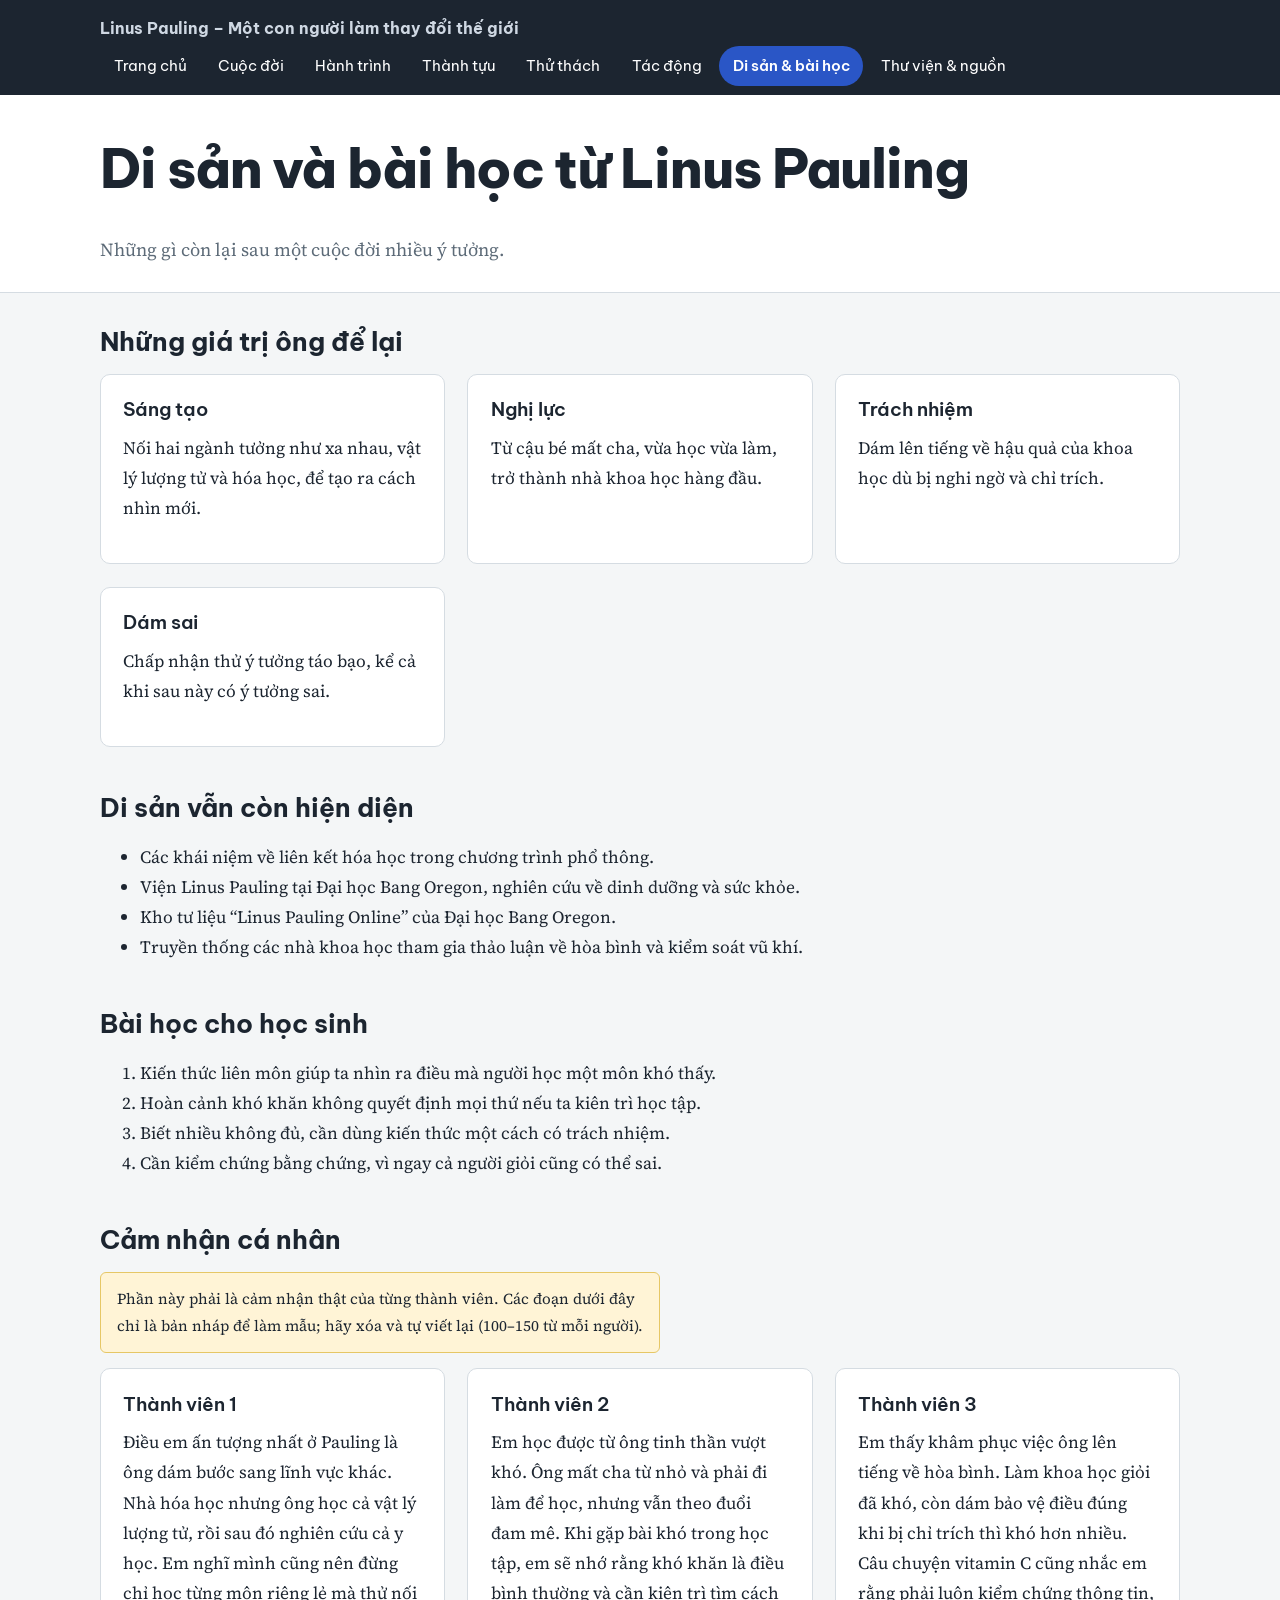
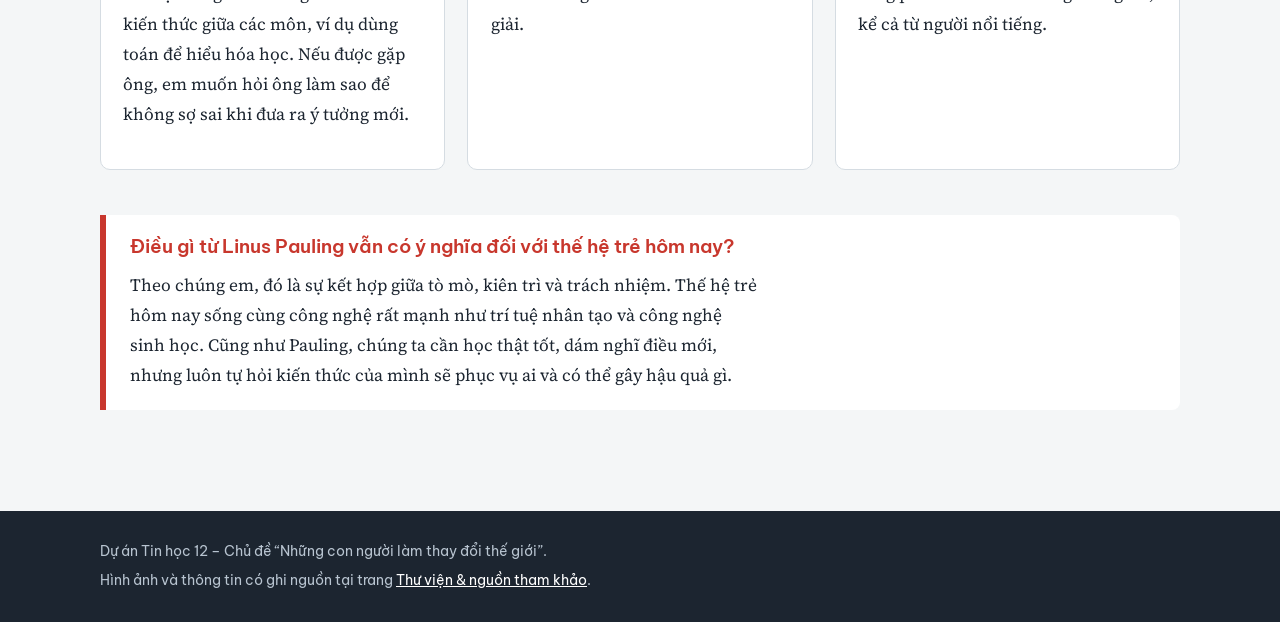
<file: Website_LinusPauling/Website_LinusPauling/disan_baihoc.html>
<!DOCTYPE html>
<html lang="vi">
<head>
<meta charset="UTF-8">
<meta name="viewport" content="width=device-width, initial-scale=1">
<title>Di sản và bài học từ Linus Pauling</title>
<link rel="preconnect" href="https://fonts.googleapis.com">
<link href="https://fonts.googleapis.com/css2?family=Be+Vietnam+Pro:wght@400;600;700;800&family=Source+Serif+4:ital,wght@0,400;0,600;1,400&display=swap" rel="stylesheet">
<link rel="stylesheet" href="style.css">
</head>
<body>
<header class="site"><div class="container">
<div class="ten-site">Linus Pauling – Một con người làm thay đổi thế giới</div>
<nav aria-label="Menu chính"><ul><li><a href="index.html">Trang chủ</a></li><li><a href="cuocdoi.html">Cuộc đời</a></li><li><a href="hanhtrinh.html">Hành trình</a></li><li><a href="thanhtuu.html">Thành tựu</a></li><li><a href="thuthach.html">Thử thách</a></li><li><a href="tacdong.html">Tác động</a></li><li><a href="disan_baihoc.html" class="hien-tai" aria-current="page">Di sản & bài học</a></li><li><a href="thuvien_nguon.html">Thư viện & nguồn</a></li></ul></nav>
</div></header>
<div class="banner"><div class="container"><h1>Di sản và bài học từ Linus Pauling</h1><p class="mo-ta">Những gì còn lại sau một cuộc đời nhiều ý tưởng.</p></div></div>
<main><div class="container">

<section>
<h2>Những giá trị ông để lại</h2>
<div class="luoi">
<article class="card"><h3>Sáng tạo</h3><p>Nối hai ngành tưởng như xa nhau, vật lý lượng tử và hóa học, để tạo ra cách nhìn mới.</p></article>
<article class="card"><h3>Nghị lực</h3><p>Từ cậu bé mất cha, vừa học vừa làm, trở thành nhà khoa học hàng đầu.</p></article>
<article class="card"><h3>Trách nhiệm</h3><p>Dám lên tiếng về hậu quả của khoa học dù bị nghi ngờ và chỉ trích.</p></article>
<article class="card"><h3>Dám sai</h3><p>Chấp nhận thử ý tưởng táo bạo, kể cả khi sau này có ý tưởng sai.</p></article>
</div>
</section>

<section>
<h2>Di sản vẫn còn hiện diện</h2>
<ul>
<li>Các khái niệm về liên kết hóa học trong chương trình phổ thông.</li>
<li>Viện Linus Pauling tại Đại học Bang Oregon, nghiên cứu về dinh dưỡng và sức khỏe.</li>
<li>Kho tư liệu “Linus Pauling Online” của Đại học Bang Oregon.</li>
<li>Truyền thống các nhà khoa học tham gia thảo luận về hòa bình và kiểm soát vũ khí.</li>
</ul>
</section>

<section>
<h2>Bài học cho học sinh</h2>
<ol>
<li>Kiến thức liên môn giúp ta nhìn ra điều mà người học một môn khó thấy.</li>
<li>Hoàn cảnh khó khăn không quyết định mọi thứ nếu ta kiên trì học tập.</li>
<li>Biết nhiều không đủ, cần dùng kiến thức một cách có trách nhiệm.</li>
<li>Cần kiểm chứng bằng chứng, vì ngay cả người giỏi cũng có thể sai.</li>
</ol>
</section>

<section>
<h2>Cảm nhận cá nhân</h2>
<p class="luu-y">Phần này phải là cảm nhận thật của từng thành viên. Các đoạn dưới đây chỉ là bản nháp để làm mẫu; hãy xóa và tự viết lại (100–150 từ mỗi người).</p>
<div class="luoi">
<article class="card"><h3>Thành viên 1</h3><p>Điều em ấn tượng nhất ở Pauling là ông dám bước sang lĩnh vực khác. Nhà hóa học nhưng ông học cả vật lý lượng tử, rồi sau đó nghiên cứu cả y học. Em nghĩ mình cũng nên đừng chỉ học từng môn riêng lẻ mà thử nối kiến thức giữa các môn, ví dụ dùng toán để hiểu hóa học. Nếu được gặp ông, em muốn hỏi ông làm sao để không sợ sai khi đưa ra ý tưởng mới.</p></article>
<article class="card"><h3>Thành viên 2</h3><p>Em học được từ ông tinh thần vượt khó. Ông mất cha từ nhỏ và phải đi làm để học, nhưng vẫn theo đuổi đam mê. Khi gặp bài khó trong học tập, em sẽ nhớ rằng khó khăn là điều bình thường và cần kiên trì tìm cách giải.</p></article>
<article class="card"><h3>Thành viên 3</h3><p>Em thấy khâm phục việc ông lên tiếng về hòa bình. Làm khoa học giỏi đã khó, còn dám bảo vệ điều đúng khi bị chỉ trích thì khó hơn nhiều. Câu chuyện vitamin C cũng nhắc em rằng phải luôn kiểm chứng thông tin, kể cả từ người nổi tiếng.</p></article>
</div>
</section>

<section class="nhan-xet">
<h3>Điều gì từ Linus Pauling vẫn có ý nghĩa đối với thế hệ trẻ hôm nay?</h3>
<p>Theo chúng em, đó là sự kết hợp giữa tò mò, kiên trì và trách nhiệm. Thế hệ trẻ hôm nay sống cùng công nghệ rất mạnh như trí tuệ nhân tạo và công nghệ sinh học. Cũng như Pauling, chúng ta cần học thật tốt, dám nghĩ điều mới, nhưng luôn tự hỏi kiến thức của mình sẽ phục vụ ai và có thể gây hậu quả gì.</p>
</section>

</div></main>
<footer class="site"><div class="container">
<p>Dự án Tin học 12 – Chủ đề “Những con người làm thay đổi thế giới”.</p>
<p>Hình ảnh và thông tin có ghi nguồn tại trang <a href="thuvien_nguon.html">Thư viện &amp; nguồn tham khảo</a>.</p>
</div></footer>
</body>
</html>
</file>
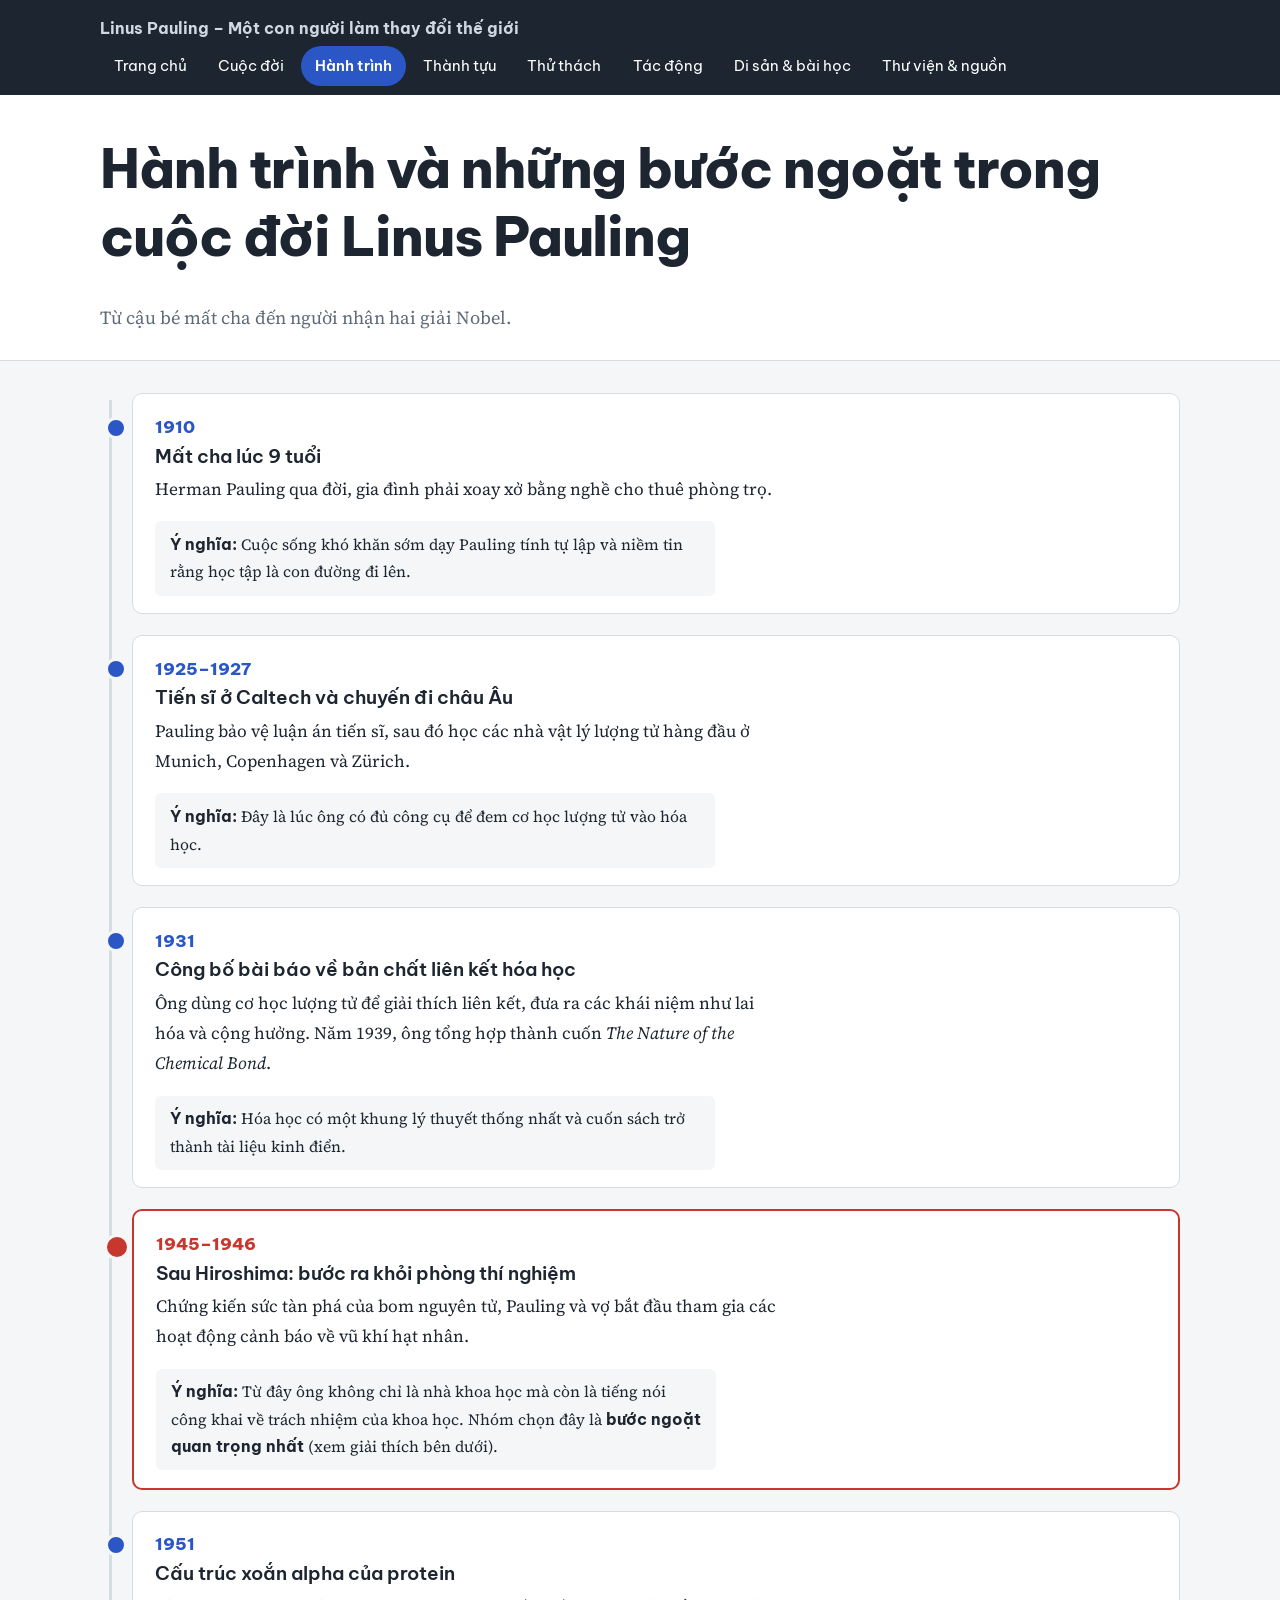
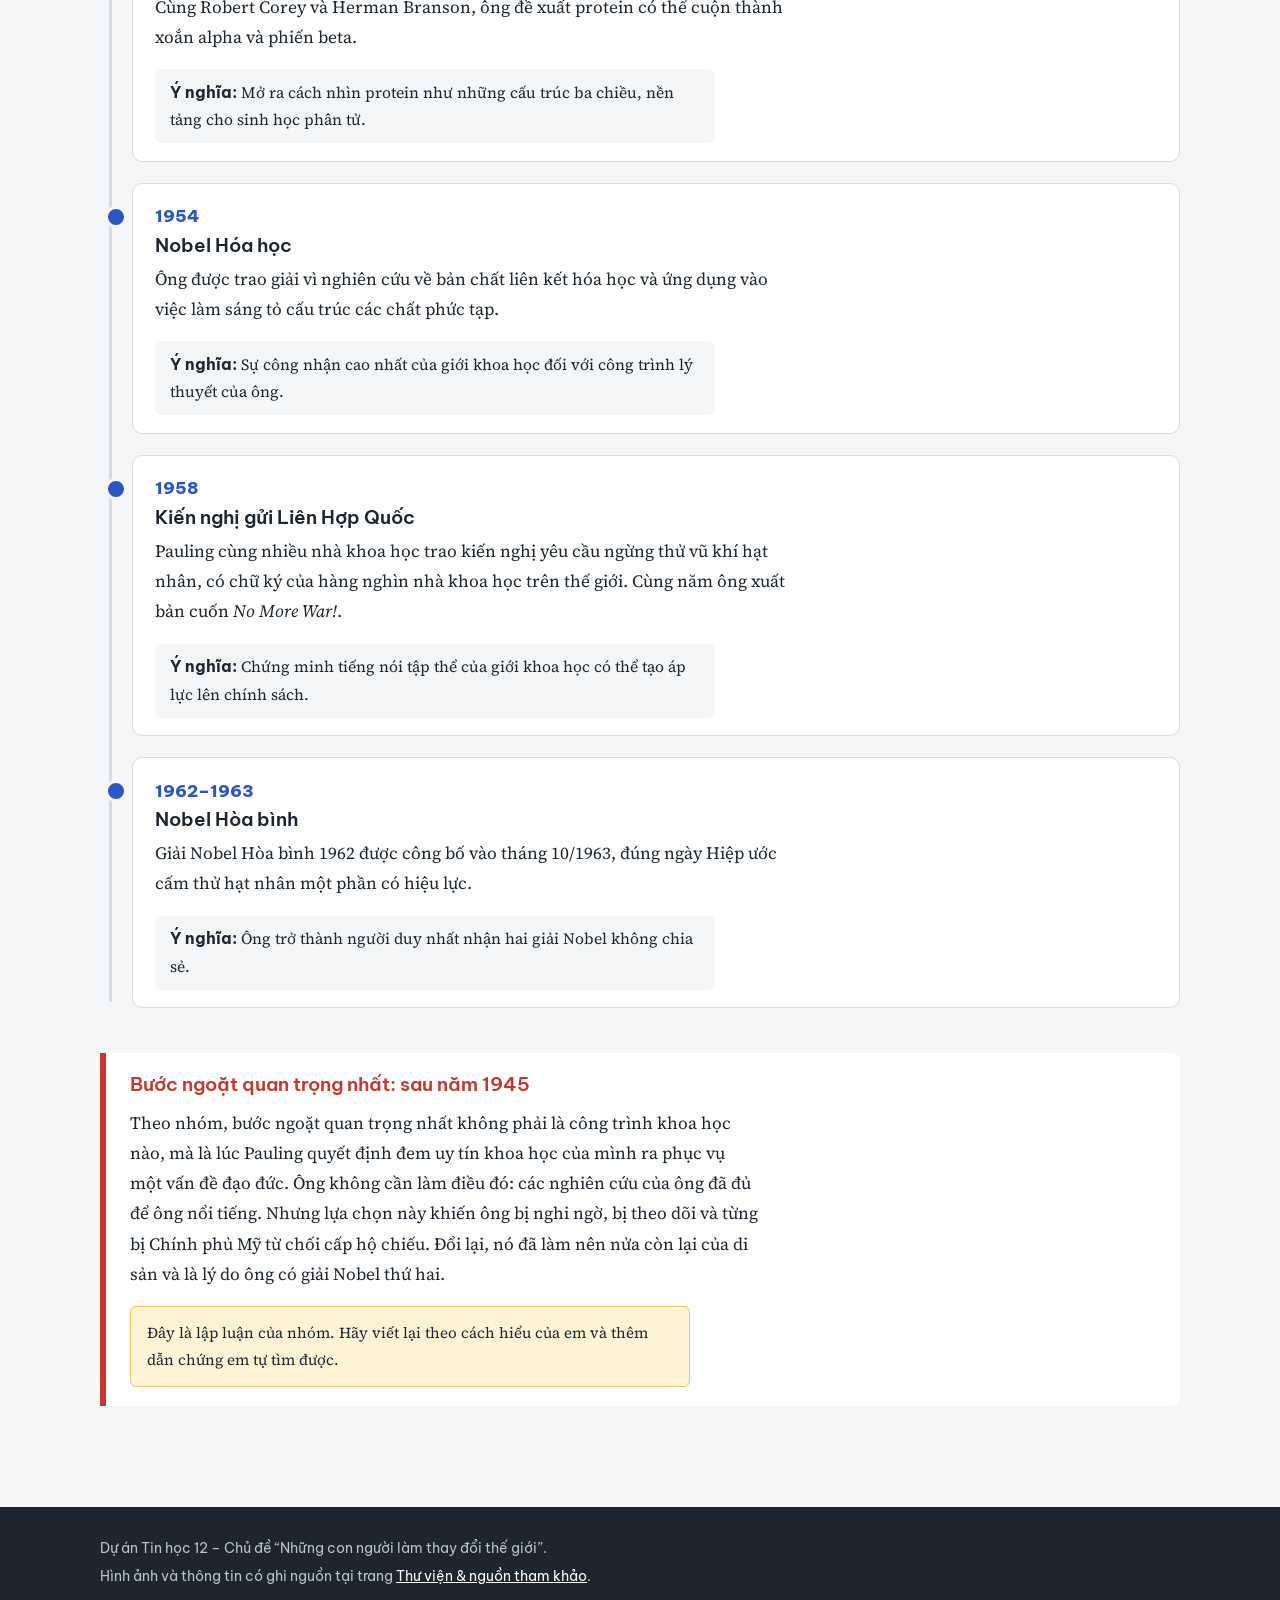
<file: Website_LinusPauling/Website_LinusPauling/hanhtrinh.html>
<!DOCTYPE html>
<html lang="vi">
<head>
<meta charset="UTF-8">
<meta name="viewport" content="width=device-width, initial-scale=1">
<title>Hành trình và những bước ngoặt trong cuộc đời Linus Pauling</title>
<link rel="preconnect" href="https://fonts.googleapis.com">
<link href="https://fonts.googleapis.com/css2?family=Be+Vietnam+Pro:wght@400;600;700;800&family=Source+Serif+4:ital,wght@0,400;0,600;1,400&display=swap" rel="stylesheet">
<link rel="stylesheet" href="style.css">
</head>
<body>
<header class="site"><div class="container">
<div class="ten-site">Linus Pauling – Một con người làm thay đổi thế giới</div>
<nav aria-label="Menu chính"><ul><li><a href="index.html">Trang chủ</a></li><li><a href="cuocdoi.html">Cuộc đời</a></li><li><a href="hanhtrinh.html" class="hien-tai" aria-current="page">Hành trình</a></li><li><a href="thanhtuu.html">Thành tựu</a></li><li><a href="thuthach.html">Thử thách</a></li><li><a href="tacdong.html">Tác động</a></li><li><a href="disan_baihoc.html">Di sản & bài học</a></li><li><a href="thuvien_nguon.html">Thư viện & nguồn</a></li></ul></nav>
</div></header>
<div class="banner"><div class="container"><h1>Hành trình và những bước ngoặt trong cuộc đời Linus Pauling</h1><p class="mo-ta">Từ cậu bé mất cha đến người nhận hai giải Nobel.</p></div></div>
<main><div class="container">

<section>
<ol class="timeline">
<li class=""><span class="moc">1910</span><h3>Mất cha lúc 9 tuổi</h3><p>Herman Pauling qua đời, gia đình phải xoay xở bằng nghề cho thuê phòng trọ.</p><p class="y-nghia"><strong>Ý nghĩa:</strong> Cuộc sống khó khăn sớm dạy Pauling tính tự lập và niềm tin rằng học tập là con đường đi lên.</p></li><li class=""><span class="moc">1925–1927</span><h3>Tiến sĩ ở Caltech và chuyến đi châu Âu</h3><p>Pauling bảo vệ luận án tiến sĩ, sau đó học các nhà vật lý lượng tử hàng đầu ở Munich, Copenhagen và Zürich.</p><p class="y-nghia"><strong>Ý nghĩa:</strong> Đây là lúc ông có đủ công cụ để đem cơ học lượng tử vào hóa học.</p></li><li class=""><span class="moc">1931</span><h3>Công bố bài báo về bản chất liên kết hóa học</h3><p>Ông dùng cơ học lượng tử để giải thích liên kết, đưa ra các khái niệm như lai hóa và cộng hưởng. Năm 1939, ông tổng hợp thành cuốn <em>The Nature of the Chemical Bond</em>.</p><p class="y-nghia"><strong>Ý nghĩa:</strong> Hóa học có một khung lý thuyết thống nhất và cuốn sách trở thành tài liệu kinh điển.</p></li><li class="buoc-ngoat"><span class="moc">1945–1946</span><h3>Sau Hiroshima: bước ra khỏi phòng thí nghiệm</h3><p>Chứng kiến sức tàn phá của bom nguyên tử, Pauling và vợ bắt đầu tham gia các hoạt động cảnh báo về vũ khí hạt nhân.</p><p class="y-nghia"><strong>Ý nghĩa:</strong> Từ đây ông không chỉ là nhà khoa học mà còn là tiếng nói công khai về trách nhiệm của khoa học. Nhóm chọn đây là <strong>bước ngoặt quan trọng nhất</strong> (xem giải thích bên dưới).</p></li><li class=""><span class="moc">1951</span><h3>Cấu trúc xoắn alpha của protein</h3><p>Cùng Robert Corey và Herman Branson, ông đề xuất protein có thể cuộn thành xoắn alpha và phiến beta.</p><p class="y-nghia"><strong>Ý nghĩa:</strong> Mở ra cách nhìn protein như những cấu trúc ba chiều, nền tảng cho sinh học phân tử.</p></li><li class=""><span class="moc">1954</span><h3>Nobel Hóa học</h3><p>Ông được trao giải vì nghiên cứu về bản chất liên kết hóa học và ứng dụng vào việc làm sáng tỏ cấu trúc các chất phức tạp.</p><p class="y-nghia"><strong>Ý nghĩa:</strong> Sự công nhận cao nhất của giới khoa học đối với công trình lý thuyết của ông.</p></li><li class=""><span class="moc">1958</span><h3>Kiến nghị gửi Liên Hợp Quốc</h3><p>Pauling cùng nhiều nhà khoa học trao kiến nghị yêu cầu ngừng thử vũ khí hạt nhân, có chữ ký của hàng nghìn nhà khoa học trên thế giới. Cùng năm ông xuất bản cuốn <em>No More War!</em>.</p><p class="y-nghia"><strong>Ý nghĩa:</strong> Chứng minh tiếng nói tập thể của giới khoa học có thể tạo áp lực lên chính sách.</p></li><li class=""><span class="moc">1962–1963</span><h3>Nobel Hòa bình</h3><p>Giải Nobel Hòa bình 1962 được công bố vào tháng 10/1963, đúng ngày Hiệp ước cấm thử hạt nhân một phần có hiệu lực.</p><p class="y-nghia"><strong>Ý nghĩa:</strong> Ông trở thành người duy nhất nhận hai giải Nobel không chia sẻ.</p></li>
</ol>
</section>

<section class="nhan-xet">
<h3>Bước ngoặt quan trọng nhất: sau năm 1945</h3>
<p>Theo nhóm, bước ngoặt quan trọng nhất không phải là công trình khoa học nào, mà là lúc Pauling quyết định đem uy tín khoa học của mình ra phục vụ một vấn đề đạo đức. Ông không cần làm điều đó: các nghiên cứu của ông đã đủ để ông nổi tiếng. Nhưng lựa chọn này khiến ông bị nghi ngờ, bị theo dõi và từng bị Chính phủ Mỹ từ chối cấp hộ chiếu. Đổi lại, nó đã làm nên nửa còn lại của di sản và là lý do ông có giải Nobel thứ hai.</p>
<p class="luu-y">Đây là lập luận của nhóm. Hãy viết lại theo cách hiểu của em và thêm dẫn chứng em tự tìm được.</p>
</section>

</div></main>
<footer class="site"><div class="container">
<p>Dự án Tin học 12 – Chủ đề “Những con người làm thay đổi thế giới”.</p>
<p>Hình ảnh và thông tin có ghi nguồn tại trang <a href="thuvien_nguon.html">Thư viện &amp; nguồn tham khảo</a>.</p>
</div></footer>
</body>
</html>
</file>
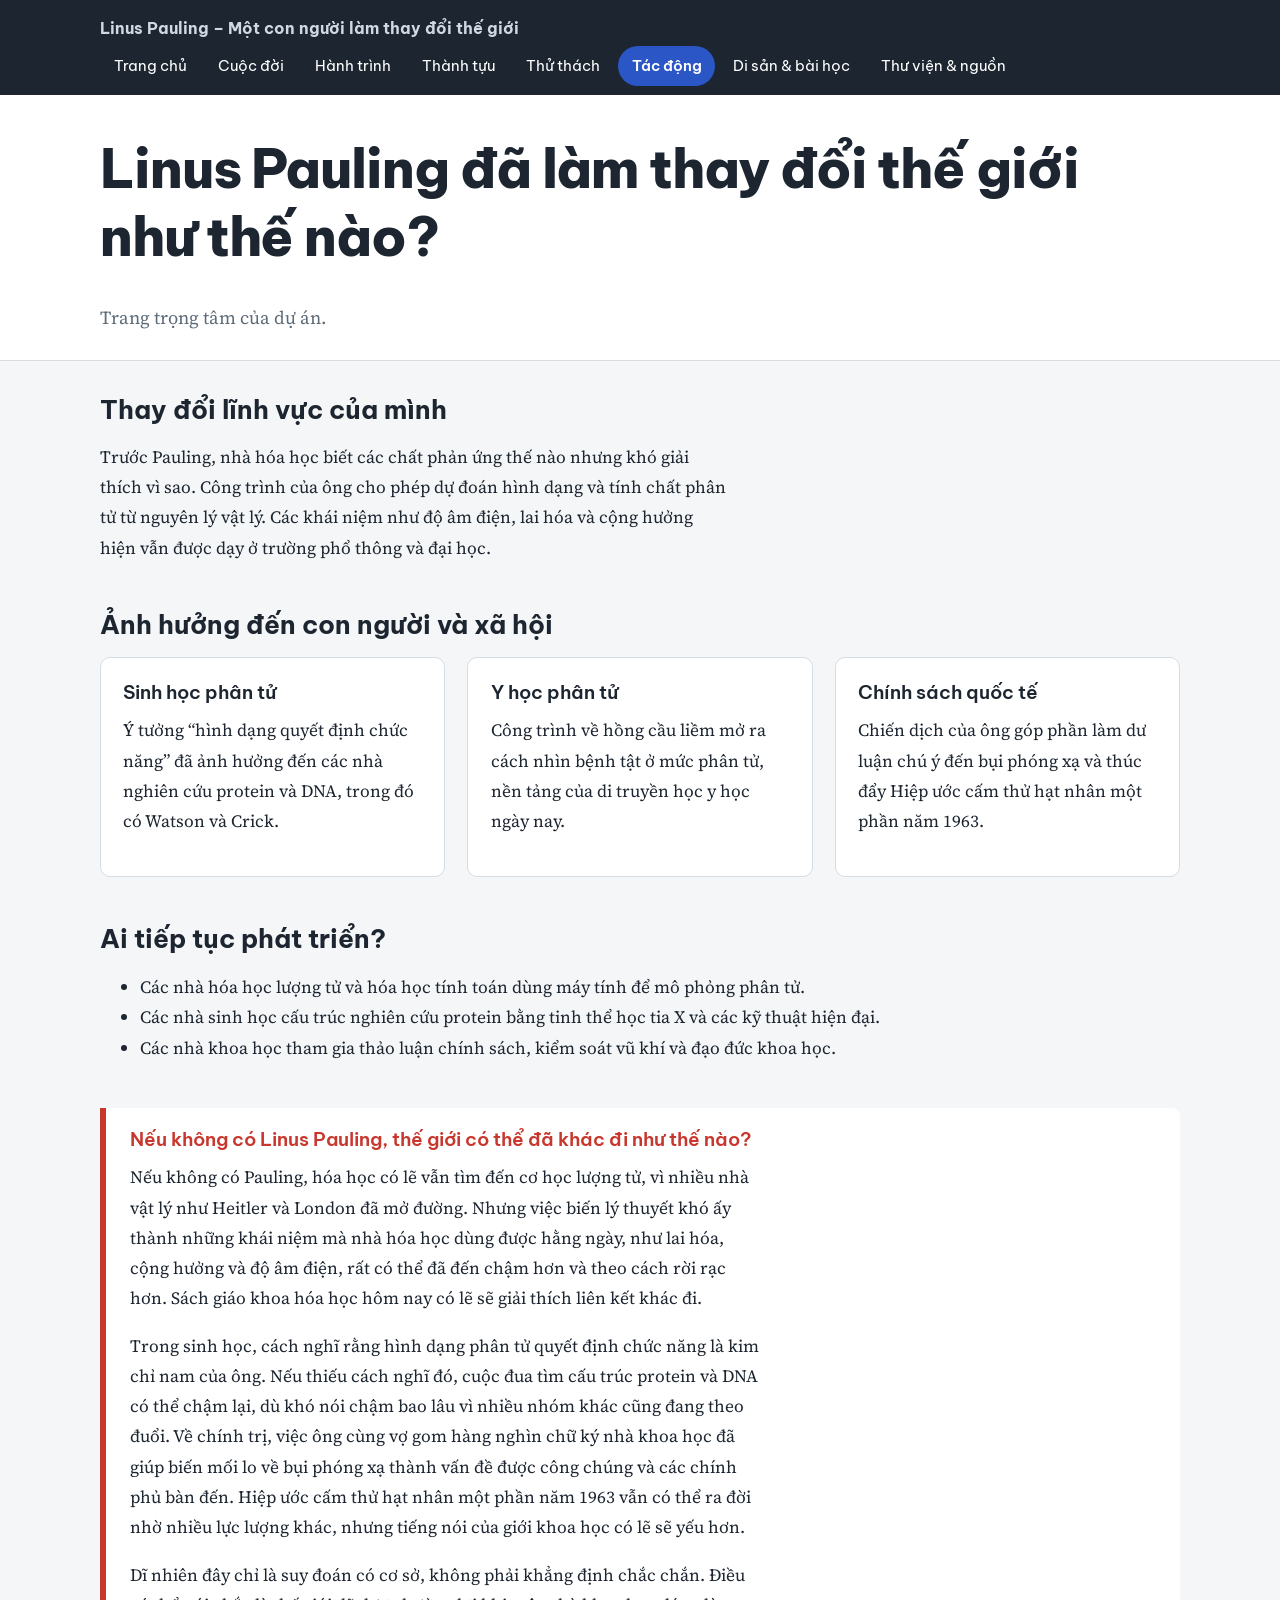
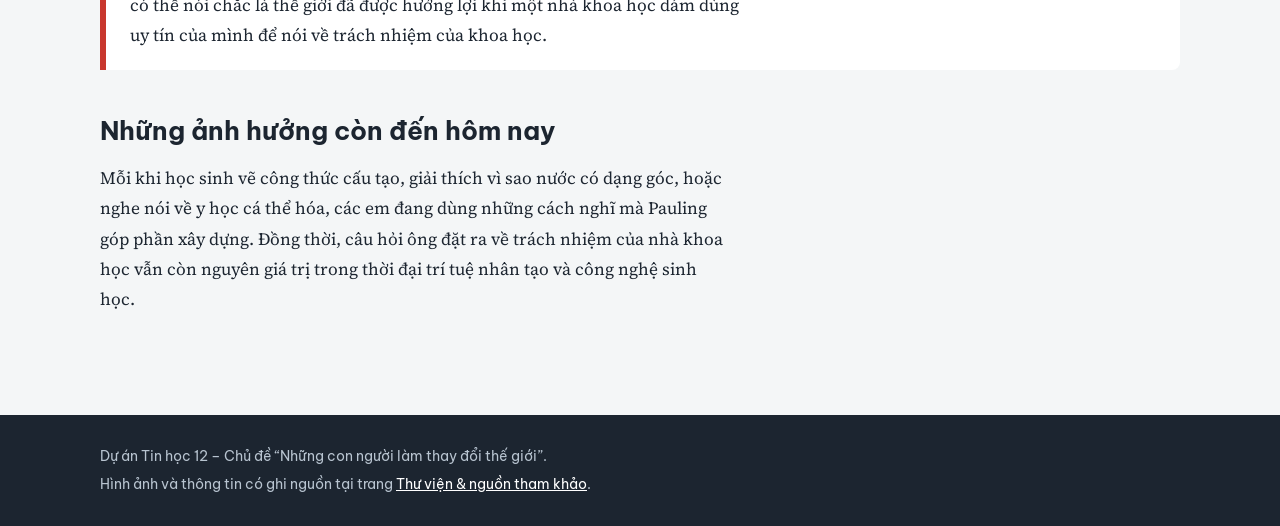
<file: Website_LinusPauling/Website_LinusPauling/tacdong.html>
<!DOCTYPE html>
<html lang="vi">
<head>
<meta charset="UTF-8">
<meta name="viewport" content="width=device-width, initial-scale=1">
<title>Linus Pauling đã làm thay đổi thế giới như thế nào?</title>
<link rel="preconnect" href="https://fonts.googleapis.com">
<link href="https://fonts.googleapis.com/css2?family=Be+Vietnam+Pro:wght@400;600;700;800&family=Source+Serif+4:ital,wght@0,400;0,600;1,400&display=swap" rel="stylesheet">
<link rel="stylesheet" href="style.css">
</head>
<body>
<header class="site"><div class="container">
<div class="ten-site">Linus Pauling – Một con người làm thay đổi thế giới</div>
<nav aria-label="Menu chính"><ul><li><a href="index.html">Trang chủ</a></li><li><a href="cuocdoi.html">Cuộc đời</a></li><li><a href="hanhtrinh.html">Hành trình</a></li><li><a href="thanhtuu.html">Thành tựu</a></li><li><a href="thuthach.html">Thử thách</a></li><li><a href="tacdong.html" class="hien-tai" aria-current="page">Tác động</a></li><li><a href="disan_baihoc.html">Di sản & bài học</a></li><li><a href="thuvien_nguon.html">Thư viện & nguồn</a></li></ul></nav>
</div></header>
<div class="banner"><div class="container"><h1>Linus Pauling đã làm thay đổi thế giới như thế nào?</h1><p class="mo-ta">Trang trọng tâm của dự án.</p></div></div>
<main><div class="container">

<section>
<h2>Thay đổi lĩnh vực của mình</h2>
<p>Trước Pauling, nhà hóa học biết các chất phản ứng thế nào nhưng khó giải thích vì sao. Công trình của ông cho phép dự đoán hình dạng và tính chất phân tử từ nguyên lý vật lý. Các khái niệm như độ âm điện, lai hóa và cộng hưởng hiện vẫn được dạy ở trường phổ thông và đại học.</p>
</section>

<section>
<h2>Ảnh hưởng đến con người và xã hội</h2>
<div class="luoi">
<article class="card"><h3>Sinh học phân tử</h3><p>Ý tưởng “hình dạng quyết định chức năng” đã ảnh hưởng đến các nhà nghiên cứu protein và DNA, trong đó có Watson và Crick.</p></article>
<article class="card"><h3>Y học phân tử</h3><p>Công trình về hồng cầu liềm mở ra cách nhìn bệnh tật ở mức phân tử, nền tảng của di truyền học y học ngày nay.</p></article>
<article class="card"><h3>Chính sách quốc tế</h3><p>Chiến dịch của ông góp phần làm dư luận chú ý đến bụi phóng xạ và thúc đẩy Hiệp ước cấm thử hạt nhân một phần năm 1963.</p></article>
</div>
</section>

<section>
<h2>Ai tiếp tục phát triển?</h2>
<ul>
<li>Các nhà hóa học lượng tử và hóa học tính toán dùng máy tính để mô phỏng phân tử.</li>
<li>Các nhà sinh học cấu trúc nghiên cứu protein bằng tinh thể học tia X và các kỹ thuật hiện đại.</li>
<li>Các nhà khoa học tham gia thảo luận chính sách, kiểm soát vũ khí và đạo đức khoa học.</li>
</ul>
</section>

<section class="nhan-xet">
<h3>Nếu không có Linus Pauling, thế giới có thể đã khác đi như thế nào?</h3>
<p>Nếu không có Pauling, hóa học có lẽ vẫn tìm đến cơ học lượng tử, vì nhiều nhà vật lý như Heitler và London đã mở đường. Nhưng việc biến lý thuyết khó ấy thành những khái niệm mà nhà hóa học dùng được hằng ngày, như lai hóa, cộng hưởng và độ âm điện, rất có thể đã đến chậm hơn và theo cách rời rạc hơn. Sách giáo khoa hóa học hôm nay có lẽ sẽ giải thích liên kết khác đi.</p>
<p>Trong sinh học, cách nghĩ rằng hình dạng phân tử quyết định chức năng là kim chỉ nam của ông. Nếu thiếu cách nghĩ đó, cuộc đua tìm cấu trúc protein và DNA có thể chậm lại, dù khó nói chậm bao lâu vì nhiều nhóm khác cũng đang theo đuổi. Về chính trị, việc ông cùng vợ gom hàng nghìn chữ ký nhà khoa học đã giúp biến mối lo về bụi phóng xạ thành vấn đề được công chúng và các chính phủ bàn đến. Hiệp ước cấm thử hạt nhân một phần năm 1963 vẫn có thể ra đời nhờ nhiều lực lượng khác, nhưng tiếng nói của giới khoa học có lẽ sẽ yếu hơn.</p>
<p>Dĩ nhiên đây chỉ là suy đoán có cơ sở, không phải khẳng định chắc chắn. Điều có thể nói chắc là thế giới đã được hưởng lợi khi một nhà khoa học dám dùng uy tín của mình để nói về trách nhiệm của khoa học.</p>
</section>

<section>
<h2>Những ảnh hưởng còn đến hôm nay</h2>
<p>Mỗi khi học sinh vẽ công thức cấu tạo, giải thích vì sao nước có dạng góc, hoặc nghe nói về y học cá thể hóa, các em đang dùng những cách nghĩ mà Pauling góp phần xây dựng. Đồng thời, câu hỏi ông đặt ra về trách nhiệm của nhà khoa học vẫn còn nguyên giá trị trong thời đại trí tuệ nhân tạo và công nghệ sinh học.</p>
</section>

</div></main>
<footer class="site"><div class="container">
<p>Dự án Tin học 12 – Chủ đề “Những con người làm thay đổi thế giới”.</p>
<p>Hình ảnh và thông tin có ghi nguồn tại trang <a href="thuvien_nguon.html">Thư viện &amp; nguồn tham khảo</a>.</p>
</div></footer>
</body>
</html>
</file>
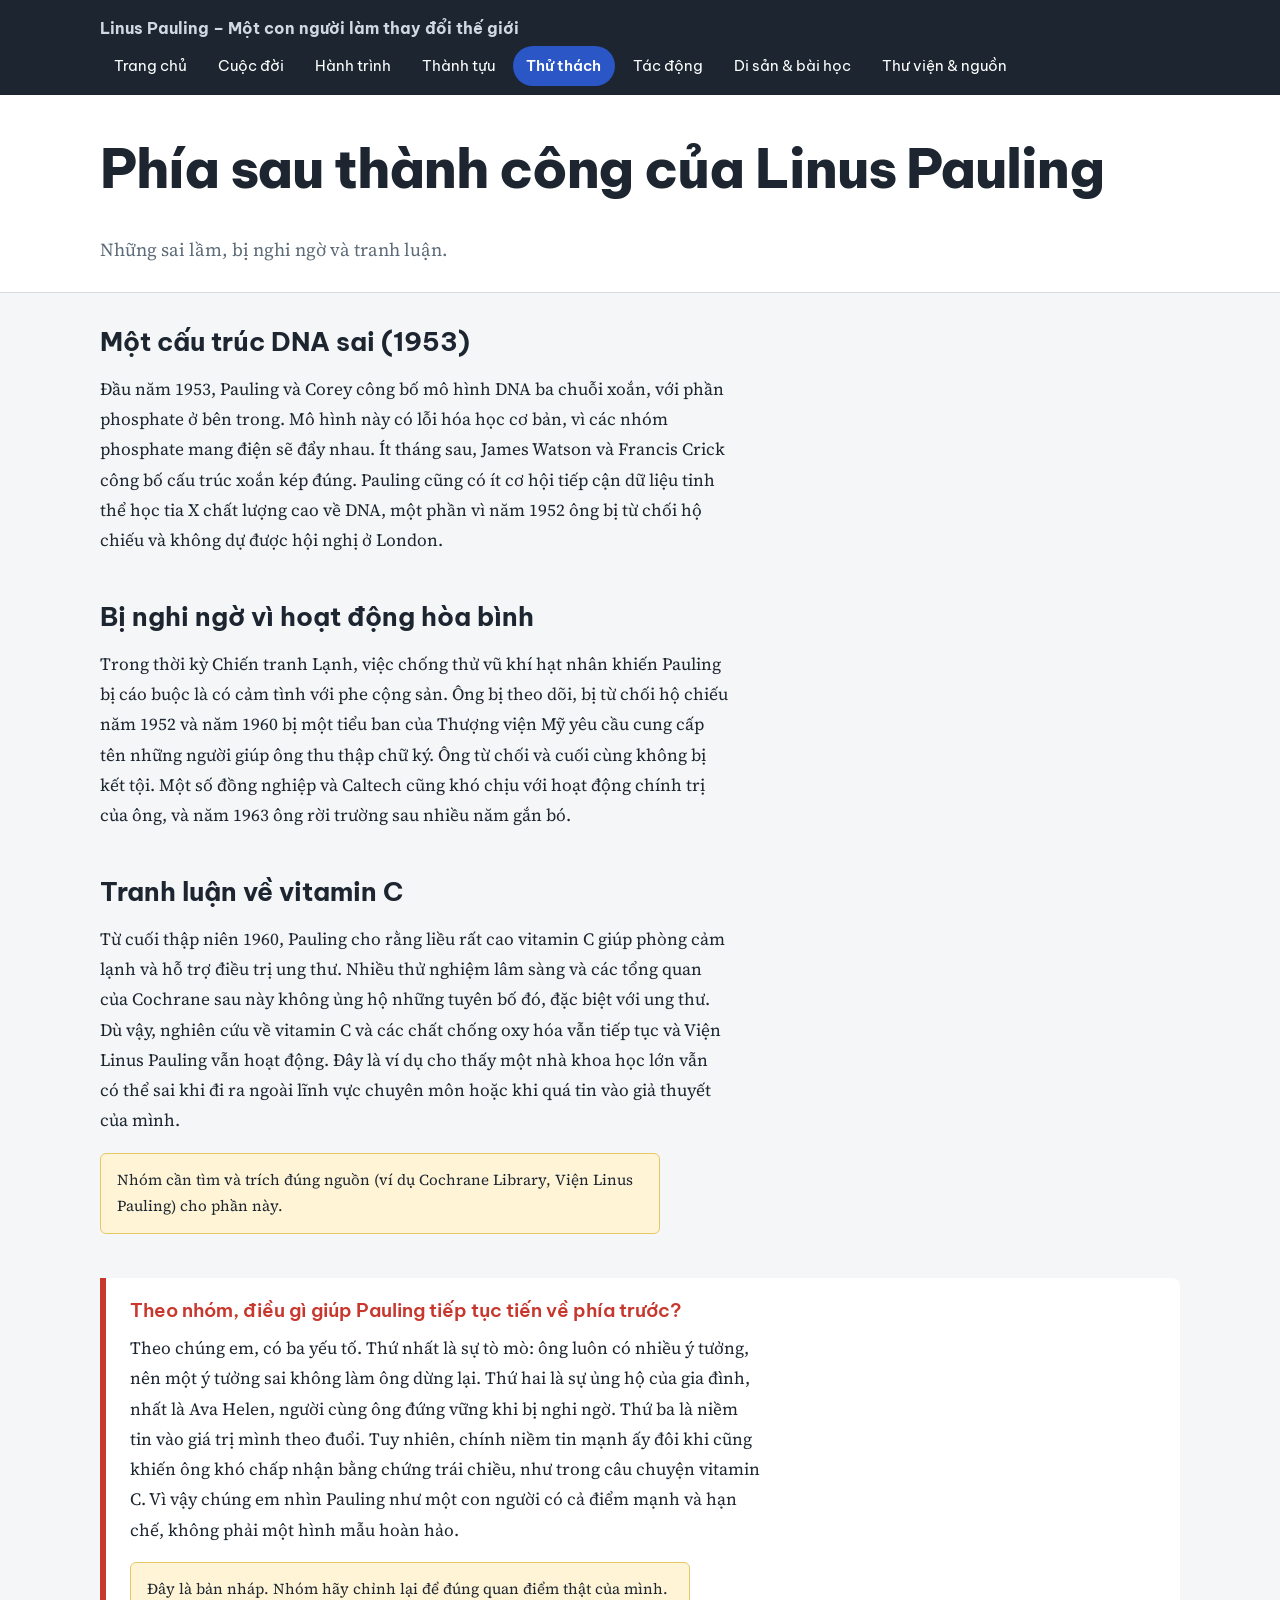
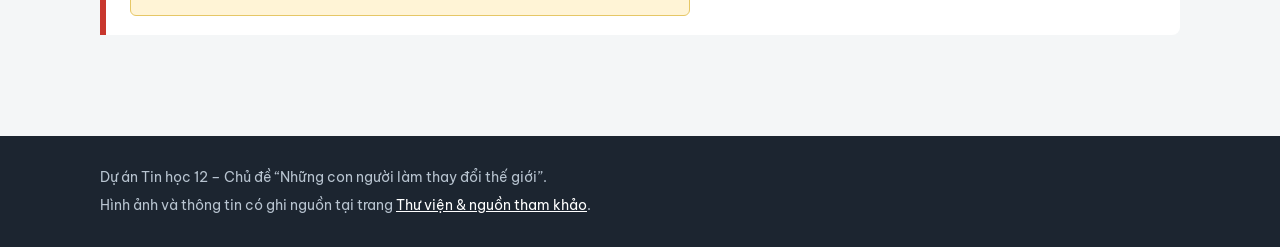
<file: Website_LinusPauling/Website_LinusPauling/thuthach.html>
<!DOCTYPE html>
<html lang="vi">
<head>
<meta charset="UTF-8">
<meta name="viewport" content="width=device-width, initial-scale=1">
<title>Phía sau thành công của Linus Pauling</title>
<link rel="preconnect" href="https://fonts.googleapis.com">
<link href="https://fonts.googleapis.com/css2?family=Be+Vietnam+Pro:wght@400;600;700;800&family=Source+Serif+4:ital,wght@0,400;0,600;1,400&display=swap" rel="stylesheet">
<link rel="stylesheet" href="style.css">
</head>
<body>
<header class="site"><div class="container">
<div class="ten-site">Linus Pauling – Một con người làm thay đổi thế giới</div>
<nav aria-label="Menu chính"><ul><li><a href="index.html">Trang chủ</a></li><li><a href="cuocdoi.html">Cuộc đời</a></li><li><a href="hanhtrinh.html">Hành trình</a></li><li><a href="thanhtuu.html">Thành tựu</a></li><li><a href="thuthach.html" class="hien-tai" aria-current="page">Thử thách</a></li><li><a href="tacdong.html">Tác động</a></li><li><a href="disan_baihoc.html">Di sản & bài học</a></li><li><a href="thuvien_nguon.html">Thư viện & nguồn</a></li></ul></nav>
</div></header>
<div class="banner"><div class="container"><h1>Phía sau thành công của Linus Pauling</h1><p class="mo-ta">Những sai lầm, bị nghi ngờ và tranh luận.</p></div></div>
<main><div class="container">

<section>
<h2>Một cấu trúc DNA sai (1953)</h2>
<p>Đầu năm 1953, Pauling và Corey công bố mô hình DNA ba chuỗi xoắn, với phần phosphate ở bên trong. Mô hình này có lỗi hóa học cơ bản, vì các nhóm phosphate mang điện sẽ đẩy nhau. Ít tháng sau, James Watson và Francis Crick công bố cấu trúc xoắn kép đúng. Pauling cũng có ít cơ hội tiếp cận dữ liệu tinh thể học tia X chất lượng cao về DNA, một phần vì năm 1952 ông bị từ chối hộ chiếu và không dự được hội nghị ở London.</p>
</section>

<section>
<h2>Bị nghi ngờ vì hoạt động hòa bình</h2>
<p>Trong thời kỳ Chiến tranh Lạnh, việc chống thử vũ khí hạt nhân khiến Pauling bị cáo buộc là có cảm tình với phe cộng sản. Ông bị theo dõi, bị từ chối hộ chiếu năm 1952 và năm 1960 bị một tiểu ban của Thượng viện Mỹ yêu cầu cung cấp tên những người giúp ông thu thập chữ ký. Ông từ chối và cuối cùng không bị kết tội. Một số đồng nghiệp và Caltech cũng khó chịu với hoạt động chính trị của ông, và năm 1963 ông rời trường sau nhiều năm gắn bó.</p>
</section>

<section>
<h2>Tranh luận về vitamin C</h2>
<p>Từ cuối thập niên 1960, Pauling cho rằng liều rất cao vitamin C giúp phòng cảm lạnh và hỗ trợ điều trị ung thư. Nhiều thử nghiệm lâm sàng và các tổng quan của Cochrane sau này không ủng hộ những tuyên bố đó, đặc biệt với ung thư. Dù vậy, nghiên cứu về vitamin C và các chất chống oxy hóa vẫn tiếp tục và Viện Linus Pauling vẫn hoạt động. Đây là ví dụ cho thấy một nhà khoa học lớn vẫn có thể sai khi đi ra ngoài lĩnh vực chuyên môn hoặc khi quá tin vào giả thuyết của mình.</p>
<p class="luu-y">Nhóm cần tìm và trích đúng nguồn (ví dụ Cochrane Library, Viện Linus Pauling) cho phần này.</p>
</section>

<section class="nhan-xet">
<h3>Theo nhóm, điều gì giúp Pauling tiếp tục tiến về phía trước?</h3>
<p>Theo chúng em, có ba yếu tố. Thứ nhất là sự tò mò: ông luôn có nhiều ý tưởng, nên một ý tưởng sai không làm ông dừng lại. Thứ hai là sự ủng hộ của gia đình, nhất là Ava Helen, người cùng ông đứng vững khi bị nghi ngờ. Thứ ba là niềm tin vào giá trị mình theo đuổi. Tuy nhiên, chính niềm tin mạnh ấy đôi khi cũng khiến ông khó chấp nhận bằng chứng trái chiều, như trong câu chuyện vitamin C. Vì vậy chúng em nhìn Pauling như một con người có cả điểm mạnh và hạn chế, không phải một hình mẫu hoàn hảo.</p>
<p class="luu-y">Đây là bản nháp. Nhóm hãy chỉnh lại để đúng quan điểm thật của mình.</p>
</section>

</div></main>
<footer class="site"><div class="container">
<p>Dự án Tin học 12 – Chủ đề “Những con người làm thay đổi thế giới”.</p>
<p>Hình ảnh và thông tin có ghi nguồn tại trang <a href="thuvien_nguon.html">Thư viện &amp; nguồn tham khảo</a>.</p>
</div></footer>
</body>
</html>
</file>
<file: Website_LinusPauling/Website_LinusPauling/style.css>
/* ===== style.css dùng chung cho cả 8 trang =====
   Ý tưởng màu: lấy từ mô hình phân tử (nguyên tử N xanh, O đỏ, C than chì) */
:root{
  --giay:#f4f6f7;      /* màu nền */
  --muc:#1c2530;       /* màu chữ chính */
  --xam:#5d6b78;       /* chữ phụ */
  --nito:#2a56c6;      /* xanh - màu nhấn chính */
  --oxy:#c8372d;       /* đỏ - dùng cho điểm nhấn đặc biệt */
  --vien:#d5dce2;
  --trang:#ffffff;
  --font-tieu-de:"Be Vietnam Pro","Segoe UI",Arial,sans-serif;
  --font-noi-dung:"Source Serif 4",Georgia,"Times New Roman",serif;
}
*{box-sizing:border-box}
html{scroll-behavior:smooth}
body{margin:0;background:var(--giay);color:var(--muc);font-family:var(--font-noi-dung);font-size:1.08rem;line-height:1.75}
h1,h2,h3{font-family:var(--font-tieu-de);line-height:1.25;margin:0 0 .6em}
h1{font-size:clamp(2rem,5vw,3.4rem);font-weight:800;letter-spacing:-.02em}
h2{font-size:1.65rem;font-weight:700;margin-top:0}
h3{font-size:1.2rem;font-weight:600}
p{margin:0 0 1em;max-width:70ch}
a{color:var(--nito)}
a:focus-visible,summary:focus-visible{outline:3px solid var(--oxy);outline-offset:3px}
img{max-width:100%;height:auto;display:block;background:#dde3e8;border-radius:6px}
.container{width:min(1080px,92%);margin:0 auto}

/* ----- Header & menu ----- */
header.site{background:var(--muc);color:#fff}
.ten-site{font-family:var(--font-tieu-de);font-weight:700;padding:.9rem 0 .2rem;font-size:1rem;color:#cfd8e3}
nav ul{list-style:none;margin:0;padding:0 0 .6rem;display:flex;flex-wrap:wrap;gap:.25rem}
nav a{display:block;padding:.45rem .85rem;color:#fff;text-decoration:none;font-family:var(--font-tieu-de);font-size:.92rem;border-radius:999px;transition:background .2s}
nav a:hover{background:rgba(255,255,255,.16)}
nav a.hien-tai{background:var(--nito);font-weight:600}

/* ----- Banner đầu trang ----- */
.banner{padding:2.4rem 0 1.6rem;border-bottom:1px solid var(--vien);background:var(--trang)}
.banner p.mo-ta{color:var(--xam);font-size:1.15rem;margin-bottom:0}
.hero{display:grid;grid-template-columns:1.3fr 1fr;gap:2.5rem;align-items:center;padding:3rem 0}
.hero h1{margin-bottom:.4em}
.hero .so-lon{font-family:var(--font-tieu-de);font-weight:800;color:var(--nito);font-size:1.1rem;margin-bottom:1rem}
.hero img{width:100%;aspect-ratio:4/5;object-fit:cover;box-shadow:0 12px 30px rgba(28,37,48,.22)}
figure{margin:0}
figcaption{font-size:.85rem;color:var(--xam);margin-top:.5rem;line-height:1.45}

main{padding:2rem 0 3.5rem}
section{margin-bottom:2.8rem}
.cau-noi{border-left:6px solid var(--nito);background:var(--trang);padding:1.2rem 1.5rem;font-size:1.3rem;font-style:italic;box-shadow:0 2px 8px rgba(0,0,0,.06);max-width:none}
.cau-noi cite{display:block;font-size:.9rem;font-style:normal;color:var(--xam);margin-top:.5rem}
.luu-y{background:#fff4d6;border:1px solid #e6c766;padding:.8rem 1rem;border-radius:6px;font-size:.95rem}

/* ----- Card & Grid ----- */
.luoi{display:grid;grid-template-columns:repeat(auto-fit,minmax(260px,1fr));gap:1.4rem}
.card{background:var(--trang);border:1px solid var(--vien);border-radius:10px;padding:1.4rem;transition:transform .25s,box-shadow .25s}
.card:hover{transform:translateY(-4px);box-shadow:0 10px 24px rgba(28,37,48,.14)}
.card .nam{font-family:var(--font-tieu-de);font-weight:700;color:var(--nito);font-size:.95rem;margin-bottom:.3rem}
.card h3{margin-top:0}
.card dl{margin:0}
.card dt{font-family:var(--font-tieu-de);font-weight:600;font-size:.9rem;margin-top:.7rem}
.card dd{margin:0}
.hai-cot{display:grid;grid-template-columns:1fr 1fr;gap:1.5rem}

/* ----- Timeline ----- */
.timeline{list-style:none;margin:0;padding:0 0 0 2rem;position:relative}
.timeline::before{content:"";position:absolute;left:.55rem;top:.4rem;bottom:.4rem;width:3px;background:var(--vien)}
.timeline li{position:relative;background:var(--trang);border:1px solid var(--vien);border-radius:10px;padding:1.1rem 1.4rem;margin-bottom:1.3rem}
.timeline li::before{content:"";position:absolute;left:-1.78rem;top:1.4rem;width:16px;height:16px;border-radius:50%;background:var(--nito);border:3px solid var(--giay)}
.timeline li.buoc-ngoat{border:2px solid var(--oxy)}
.timeline li.buoc-ngoat::before{background:var(--oxy);width:20px;height:20px;left:-1.9rem}
.timeline .moc{font-family:var(--font-tieu-de);font-weight:800;color:var(--nito)}
.timeline .buoc-ngoat .moc{color:var(--oxy)}
.timeline h3{margin:.1rem 0 .4rem}
.y-nghia{background:var(--giay);padding:.6rem .9rem;border-radius:6px;font-size:.98rem;margin:.6rem 0 0}
.y-nghia strong{font-family:var(--font-tieu-de)}

/* ----- Bảng ----- */
table{border-collapse:collapse;width:100%;background:var(--trang);font-size:1rem}
th,td{border:1px solid var(--vien);padding:.7rem .9rem;text-align:left;vertical-align:top}
th{background:var(--muc);color:#fff;font-family:var(--font-tieu-de);font-weight:600}
tbody tr:nth-child(even){background:#f0f3f5}
.cuon-ngang{overflow-x:auto}

/* ----- Gallery ----- */
.gallery{display:grid;grid-template-columns:repeat(auto-fill,minmax(230px,1fr));gap:1rem}
.gallery figure{position:relative;overflow:hidden;border-radius:10px;background:var(--trang);border:1px solid var(--vien)}
.gallery img{width:100%;aspect-ratio:4/3;object-fit:cover;border-radius:0;transition:transform .4s}
.gallery figure:hover img{transform:scale(1.08)}
.gallery figcaption{padding:.6rem .8rem}
.video{position:relative;aspect-ratio:16/9;max-width:760px}
.video iframe{position:absolute;inset:0;width:100%;height:100%;border:0;border-radius:8px}

/* ----- Ảnh trong bài ----- */
.anh-bai{float:right;width:min(320px,42%);margin:0 0 1rem 1.5rem}
.xoa::after{content:"";display:block;clear:both}
.nhan-xet{background:var(--trang);border-left:6px solid var(--oxy);padding:1.2rem 1.5rem;border-radius:0 8px 8px 0}
.nhan-xet h3{margin-top:0;color:var(--oxy)}
.nhan-xet p:last-child{margin-bottom:0}
.nguon li{margin-bottom:.9rem}

/* ----- Footer ----- */
footer.site{background:var(--muc);color:#b8c4d0;padding:1.6rem 0;font-family:var(--font-tieu-de);font-size:.9rem}
footer.site p{max-width:none;margin:.2rem 0}
footer.site a{color:#fff}

/* ----- Điện thoại / máy tính bảng ----- */
@media (max-width:768px){
  body{font-size:1rem}
  .hero,.hai-cot{grid-template-columns:1fr}
  .hero{padding:1.8rem 0}
  .hero img{aspect-ratio:1/1}
  .anh-bai{float:none;width:100%;margin:0 0 1rem}
  nav a{padding:.4rem .6rem;font-size:.85rem}
  h2{font-size:1.4rem}
}
@media (prefers-reduced-motion:reduce){*{transition:none!important;scroll-behavior:auto!important}}
</file>
